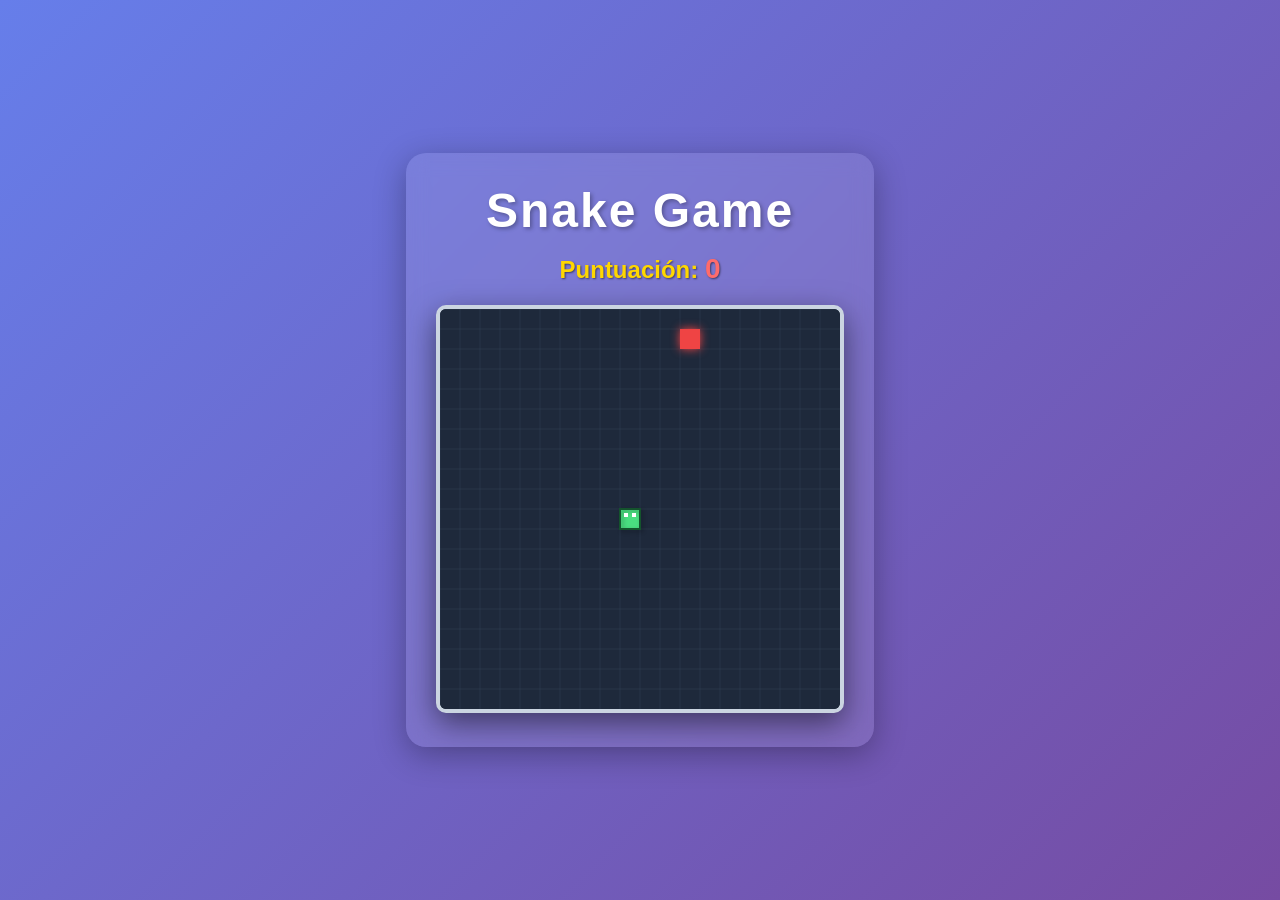
<file: index.html>
<!DOCTYPE html>
<html lang="es">
<head>
    <meta charset="UTF-8">
    <meta name="viewport" content="width=device-width, initial-scale=1.0">
    <title>Juego Snake</title>
    <link rel="stylesheet" href="style.css">
</head>
<body>
    <div class="game-container">
        <h1>Snake Game</h1>
        <div class="score-board">Puntuación: <span id="score">0</span></div>
        <canvas id="gameCanvas" width="400" height="400"></canvas>
    </div>
    <script src="script.js"></script>
</body>
</html>
</file>
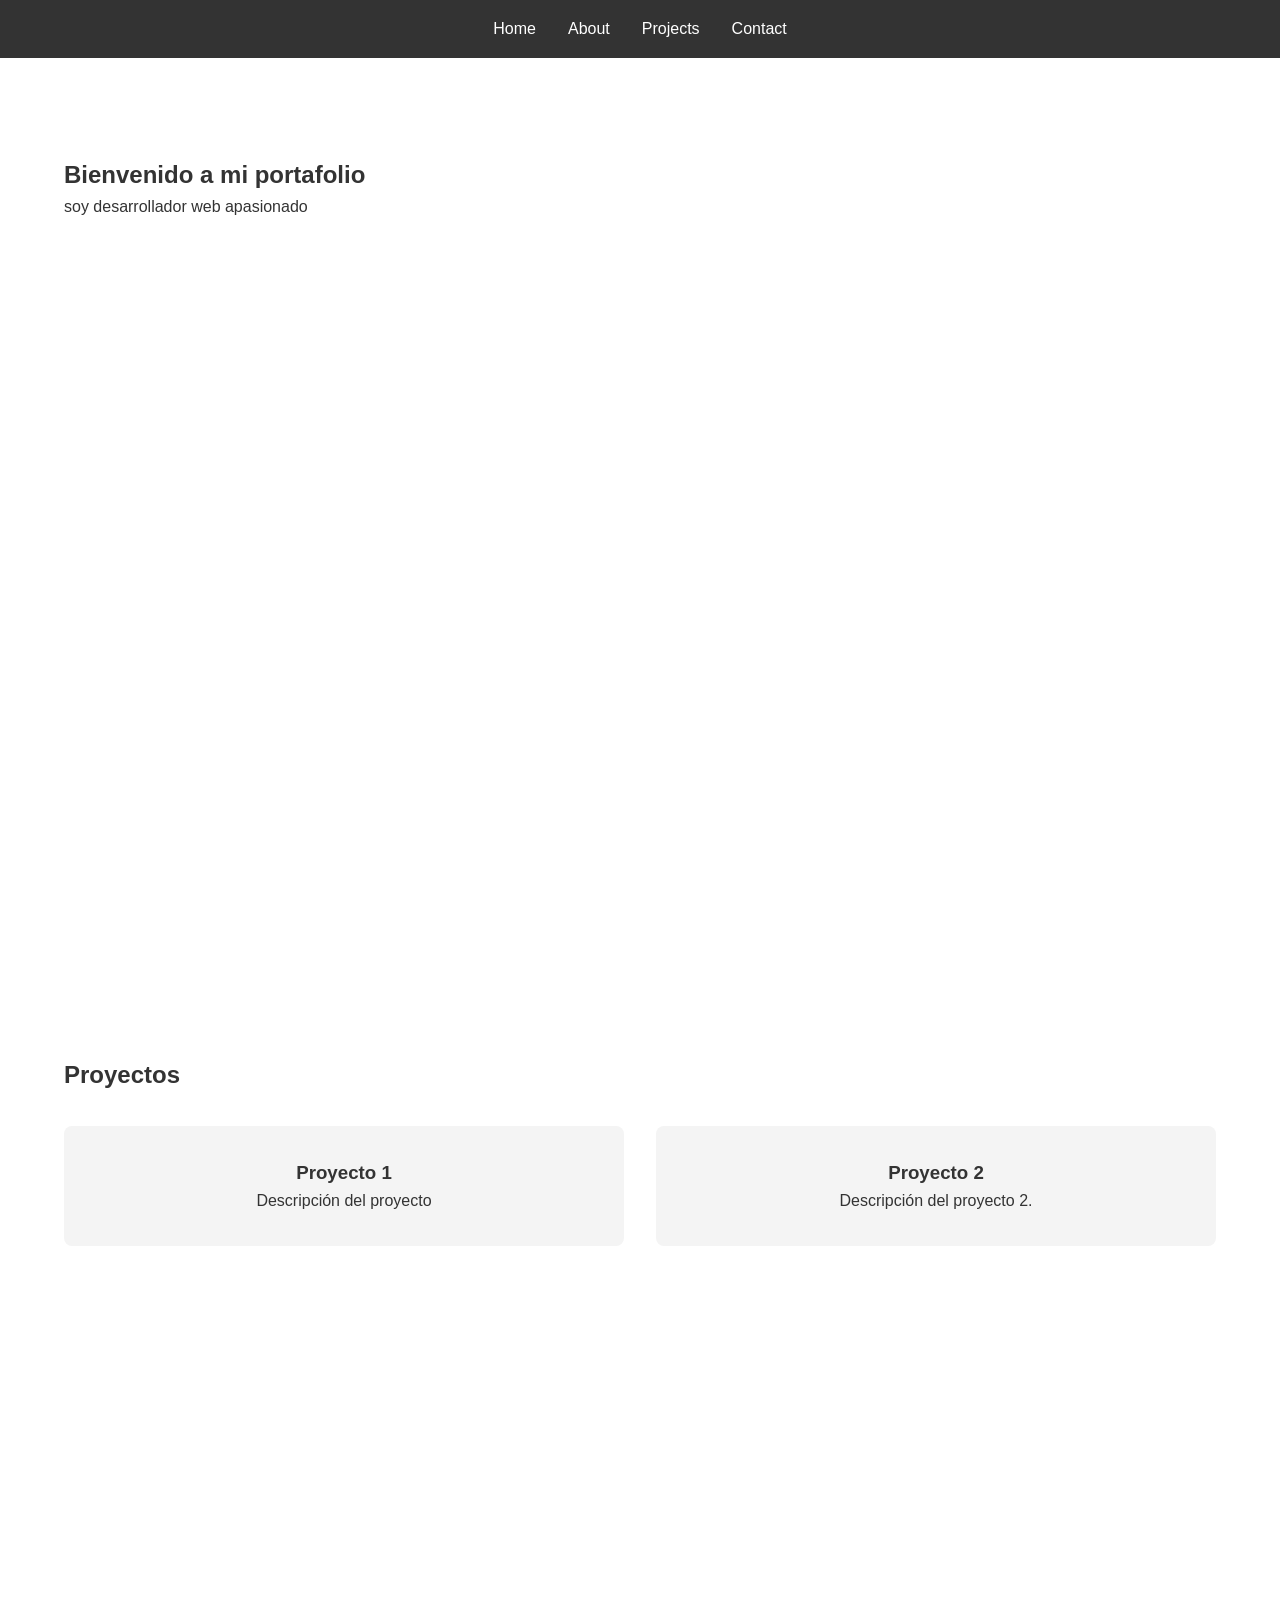
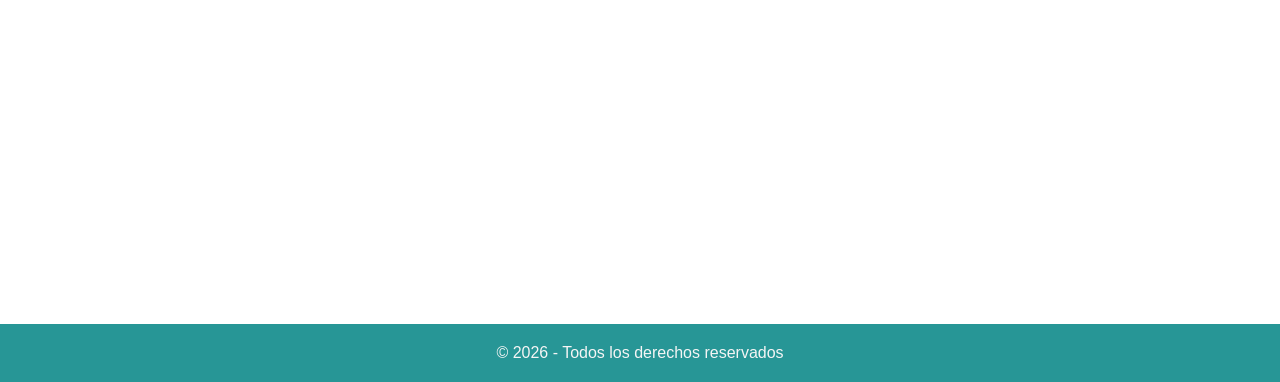
<file: practicar web 2/index.html>
<!DOCTYPE html>
<html lang="en">
<head>
    <meta charset="UTF-8">
    <meta name="viewport" content="width=device-width, initial-scale=1.0">
    <title>Mi Portafolio</title>
    <link rel="stylesheet" href="style.css">
</head>
<body>
    <header>
        <nav>
            <ul>
                <li><a href="#inicio">Home</a></li>
                <li><a href="#sobre-mi">About</a></li>
                <li><a href="#proyectos">Projects</a></li>
                <li><a href="#contacto">Contact</a></li>
            </ul>
        </nav>
    </header>

    <main>
        <section id="inicio">
            <h1>Bienvenido a mi portafolio</h1>
            <p>soy desarrollador web apasionado</p>
        </section>

        <section id="proyectos">
            <h2>Proyectos</h2>
            <div class="proyectos-grid">
                <div class="proyecto-card">
                    <h3>Proyecto 1</h3>
                    <p>Descripción del proyecto </p>
                </div>
                <div class="proyecto-card">
                    <h3>Proyecto 2</h3>
                    <p>Descripción del proyecto 2.</p>
                </div>
            </div>
        </section>
    </main>

    <footer>
    <p>&copy; 2026 - Todos los derechos reservados</p>
    </footer>
</body>
</html>
</file>
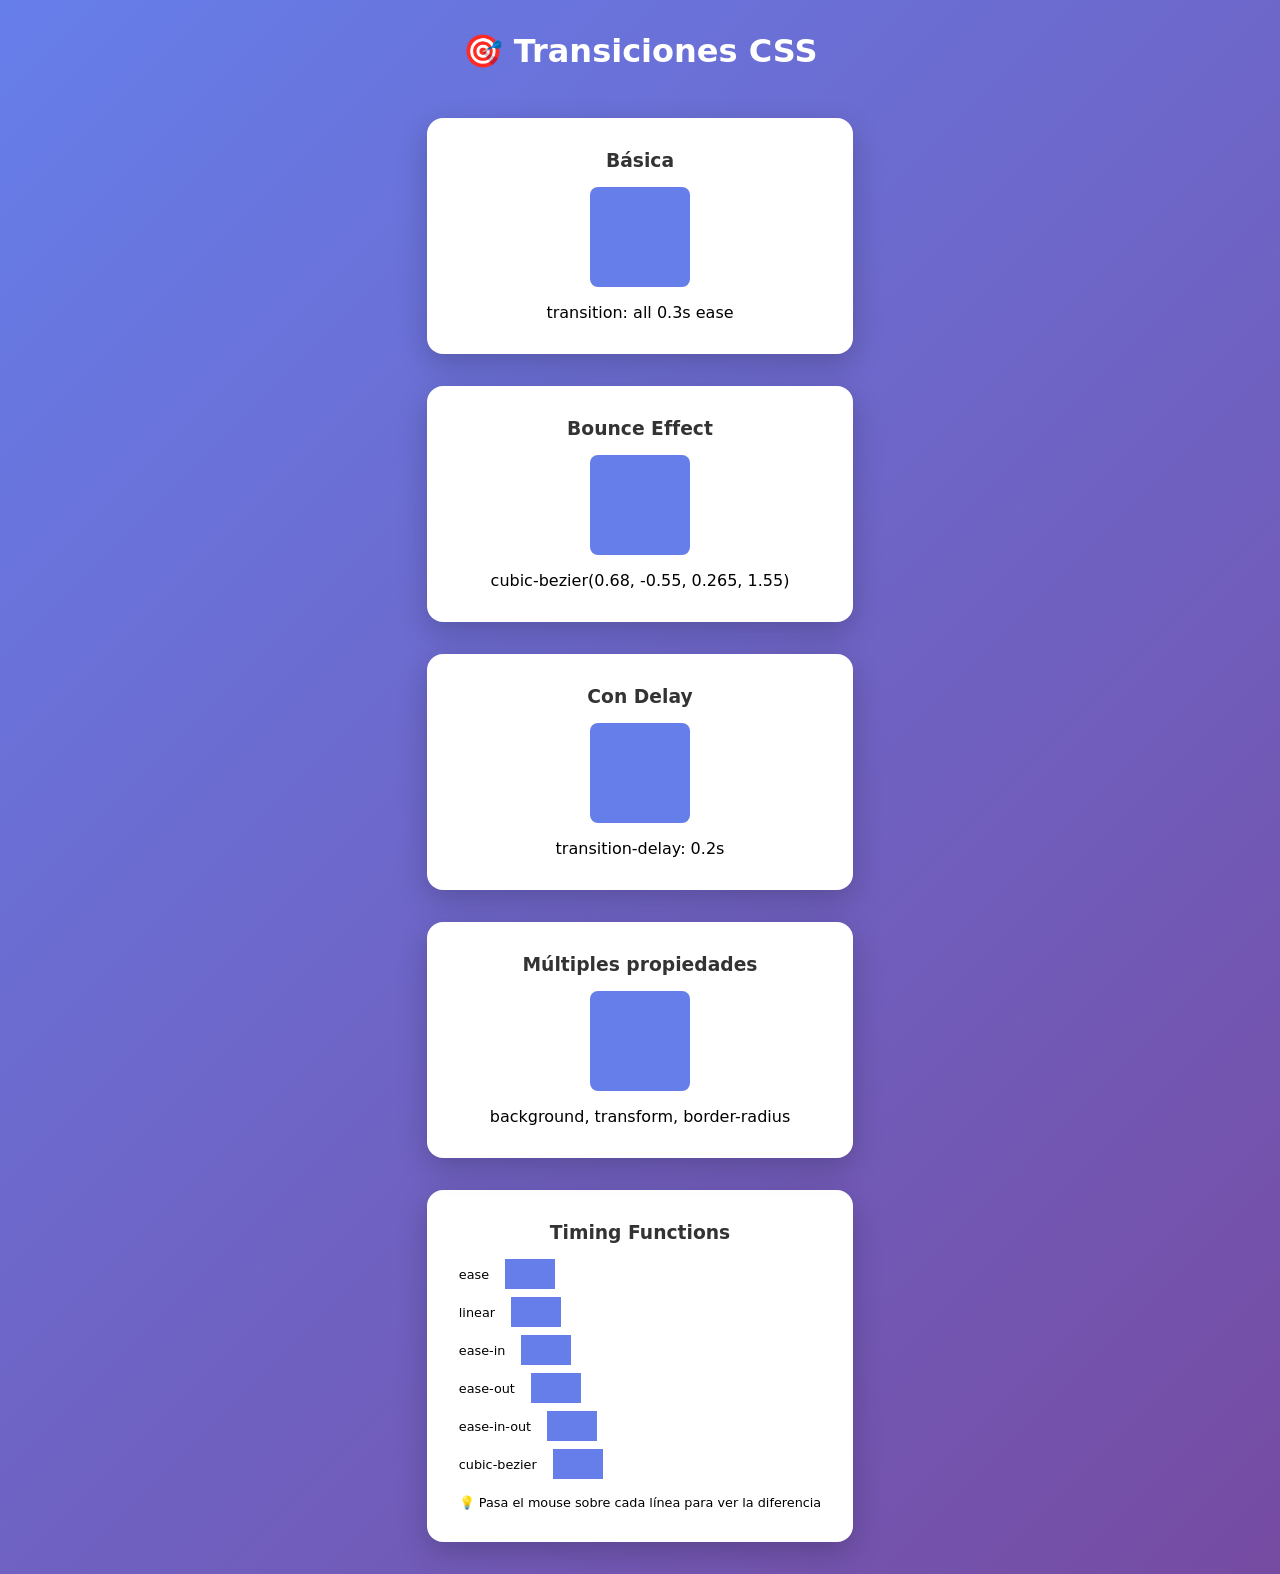
<file: practicar web 2/index_10.html>
<!DOCTYPE html>
<html lang="es">
<head>
    <meta charset="UTF-8">
    <meta name="viewport" content="width=device-width, initial-scale=1.0">
    <title>Transiciones CSS</title>
    <style>
        * {
            margin: 0;
            padding: 0;
            box-sizing: border-box;
        }

        body {
            font-family: system-ui, sans-serif;
            background: linear-gradient(135deg, #667eea 0%, #764ba2 100%);
            min-height: 100vh;
            display: flex;
            justify-content: center;
            align-items: center;
            padding: 2rem;
        }

        .container {
            max-width: 1200px;
            margin: 0 auto;
        }

        h1 {
            color: white;
            text-align: center;
            margin-bottom: 3rem;
        }

        .grid {
            display: grid;
            grid-template-columns: repeat(auto-fit, minmax(280px, 1fr));
            gap: 2rem;
        }

        /* Tarjetas de ejemplo */
        .card {
            background: white;
            padding: 2rem;
            border-radius: 16px;
            text-align: center;
            box-shadow: 0 10px 30px rgba(0,0,0,0.2);
        }

        .card h3 {
            margin-bottom: 1rem;
            color: #333;
        }

        .box {
            width: 100px;
            height: 100px;
            background: #667eea;
            margin: 1rem auto;
            border-radius: 8px;
        }

        /* ===== TRANSICIONES ===== */
        
        /* 1. Transición básica */
        .transition-1 .box {
            transition: all 0.3s ease;
        }
        
        .transition-1 .box:hover {
            background: #764ba2;
            transform: scale(1.1);
        }

        /* 2. Transición con diferentes timing functions */
        .transition-2 .box {
            transition: transform 0.5s cubic-bezier(0.68, -0.55, 0.265, 1.55);
        }
        
        .transition-2 .box:hover {
            transform: translateX(50px);
        }

        /* 3. Transición con delay */
        .transition-3 .box {
            transition: all 0.5s ease 0.2s;
        }
        
        .transition-3 .box:hover {
            background: #f093fb;
            border-radius: 50%;
            transform: rotate(180deg);
        }

        /* 4. Transición en múltiples propiedades */
        .transition-4 .box {
            transition: background 0.3s ease, transform 0.5s cubic-bezier(0.68, -0.55, 0.265, 1.55), border-radius 0.3s ease 0.2s;
        }
        
        .transition-4 .box:hover {
            background: #ff6b6b;
            transform: rotate(360deg) scale(1.2);
            border-radius: 50%;
        }

        /* Timing functions explicadas */
        .timing-demo {
            display: flex;
            flex-direction: column;
            gap: 0.5rem;
            margin-top: 1rem;
        }

        .timing-item {
            display: flex;
            align-items: center;
            gap: 1rem;
            font-size: 0.8rem;
        }

        .timing-box {
            width: 50px;
            height: 30px;
            background: #667eea;
            transition: transform 2s;
        }

        .timing-item:hover .timing-box {
            transform: translateX(150px);
        }

        .ease { transition-timing-function: ease; }
        .linear { transition-timing-function: linear; }
        .ease-in { transition-timing-function: ease-in; }
        .ease-out { transition-timing-function: ease-out; }
        .ease-in-out { transition-timing-function: ease-in-out; }
        .cubic { transition-timing-function: cubic-bezier(0.68, -0.55, 0.265, 1.55); }
    </style>
</head>
<body>
    <div class="container">
        <h1>🎯 Transiciones CSS</h1>
        <div class="grid">
            <div class="card transition-1">
                <h3>Básica</h3>
                <div class="box"></div>
                <p>transition: all 0.3s ease</p>
            </div>
            
            <div class="card transition-2">
                <h3>Bounce Effect</h3>
                <div class="box"></div>
                <p>cubic-bezier(0.68, -0.55, 0.265, 1.55)</p>
            </div>
            
            <div class="card transition-3">
                <h3>Con Delay</h3>
                <div class="box"></div>
                <p>transition-delay: 0.2s</p>
            </div>
            
            <div class="card transition-4">
                <h3>Múltiples propiedades</h3>
                <div class="box"></div>
                <p>background, transform, border-radius</p>
            </div>
        </div>

        <div class="card" style="margin-top: 2rem;">
            <h3>Timing Functions</h3>
            <div class="timing-demo">
                <div class="timing-item">
                    <span>ease</span>
                    <div class="timing-box ease"></div>
                </div>
                <div class="timing-item">
                    <span>linear</span>
                    <div class="timing-box linear"></div>
                </div>
                <div class="timing-item">
                    <span>ease-in</span>
                    <div class="timing-box ease-in"></div>
                </div>
                <div class="timing-item">
                    <span>ease-out</span>
                    <div class="timing-box ease-out"></div>
                </div>
                <div class="timing-item">
                    <span>ease-in-out</span>
                    <div class="timing-box ease-in-out"></div>
                </div>
                <div class="timing-item">
                    <span>cubic-bezier</span>
                    <div class="timing-box cubic"></div>
                </div>
            </div>
            <p style="margin-top: 1rem; font-size: 0.8rem;">💡 Pasa el mouse sobre cada línea para ver la diferencia</p>
        </div>
    </div>
</body>
</html>
</file>
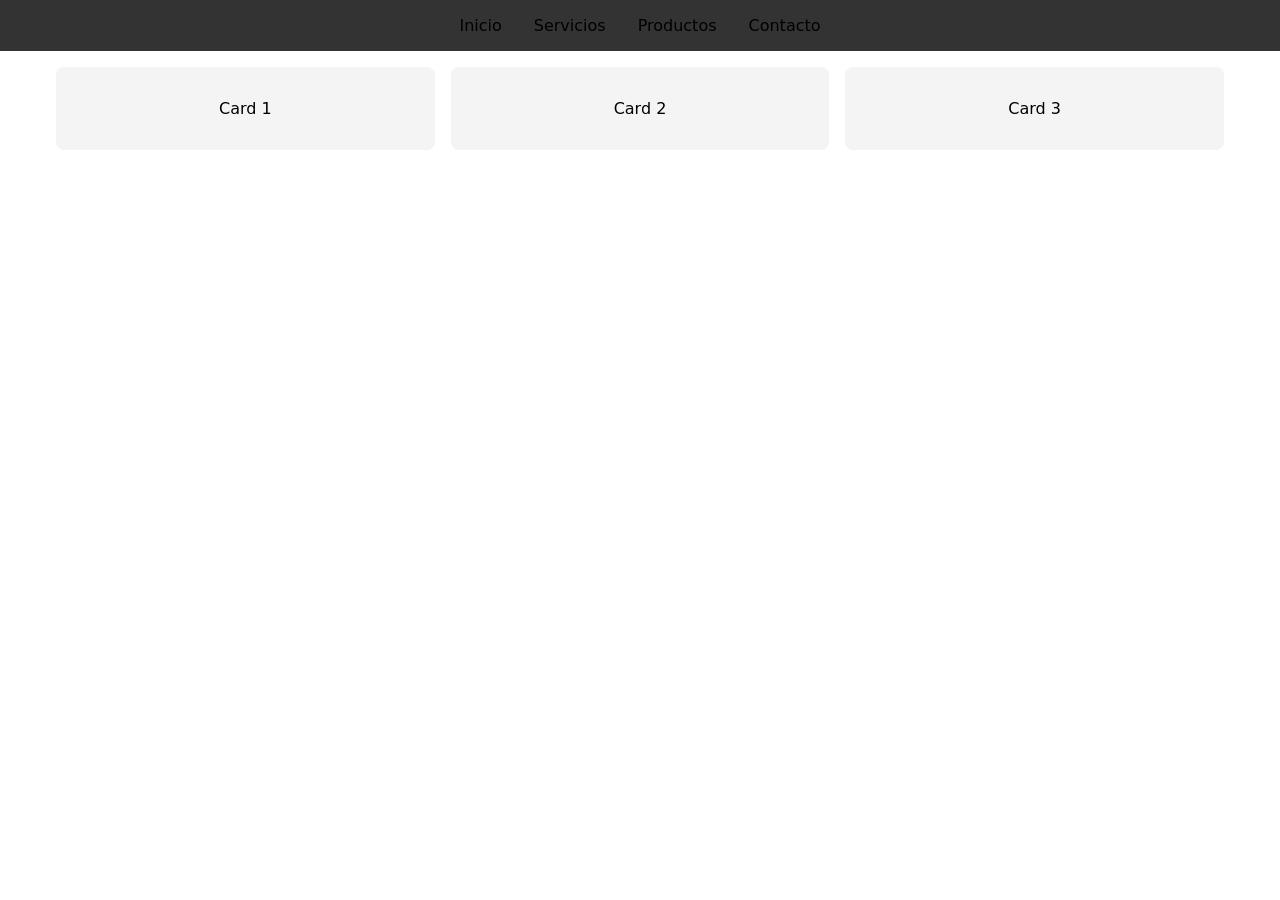
<file: practicar web 2/index_4.html>
<!DOCTYPE html>
<html lang="es">
<head>
    <meta name="viewport" content="width=device-width, initial-scale=1.0">
    <style>
        * {
            margin: 0;
            padding: 0;
            box-sizing: border-box;
        }
        
        body {
            font-family: system-ui, -apple-system, sans-serif;
        }
        
        /* Mobile First */
        .navbar {
            background: #333;
            padding: 1rem;
        }
        
        .menu {
            display: none;
            list-style: none;
        }
        
        .menu.active {
            display: flex;
            flex-direction: column;
            gap: 1rem;
            margin-top: 1rem;
        }
        
        .menu-btn {
            background: none;
            border: none;
            color: white;
            font-size: 1.5rem;
            cursor: pointer;
        }
        
        .grid {
            display: grid;
            grid-template-columns: 1fr;
            gap: 1rem;
            padding: 1rem;
        }
        
        .card {
            background: #f4f4f4;
            padding: 2rem;
            border-radius: 8px;
            text-align: center;
        }
        
        /* Tablet */
        @media (min-width: 768px) {
            .menu-btn {
                display: none;
            }
            
            .menu {
                display: flex !important;
                flex-direction: row;
                justify-content: center;
                gap: 2rem;
            }
            
            .grid {
                grid-template-columns: repeat(2, 1fr);
            }
        }
        
        /* Escritorio */
        @media (min-width: 1024px) {
            .grid {
                grid-template-columns: repeat(3, 1fr);
                max-width: 1200px;
                margin: 0 auto;
            }
        }
    </style>
</head>
<body>
    <nav class="navbar">
        <button class="menu-btn" onclick="toggleMenu()">☰</button>
        <ul class="menu" id="menu">
            <li>Inicio</li>
            <li>Servicios</li>
            <li>Productos</li>
            <li>Contacto</li>
        </ul>
    </nav>
    
    <div class="grid">
        <div class="card">Card 1</div>
        <div class="card">Card 2</div>
        <div class="card">Card 3</div>
    </div>
    
    <script>
        function toggleMenu() {
            document.getElementById('menu').classList.toggle('active');
        }
    </script>
</body>
</html>
</file>
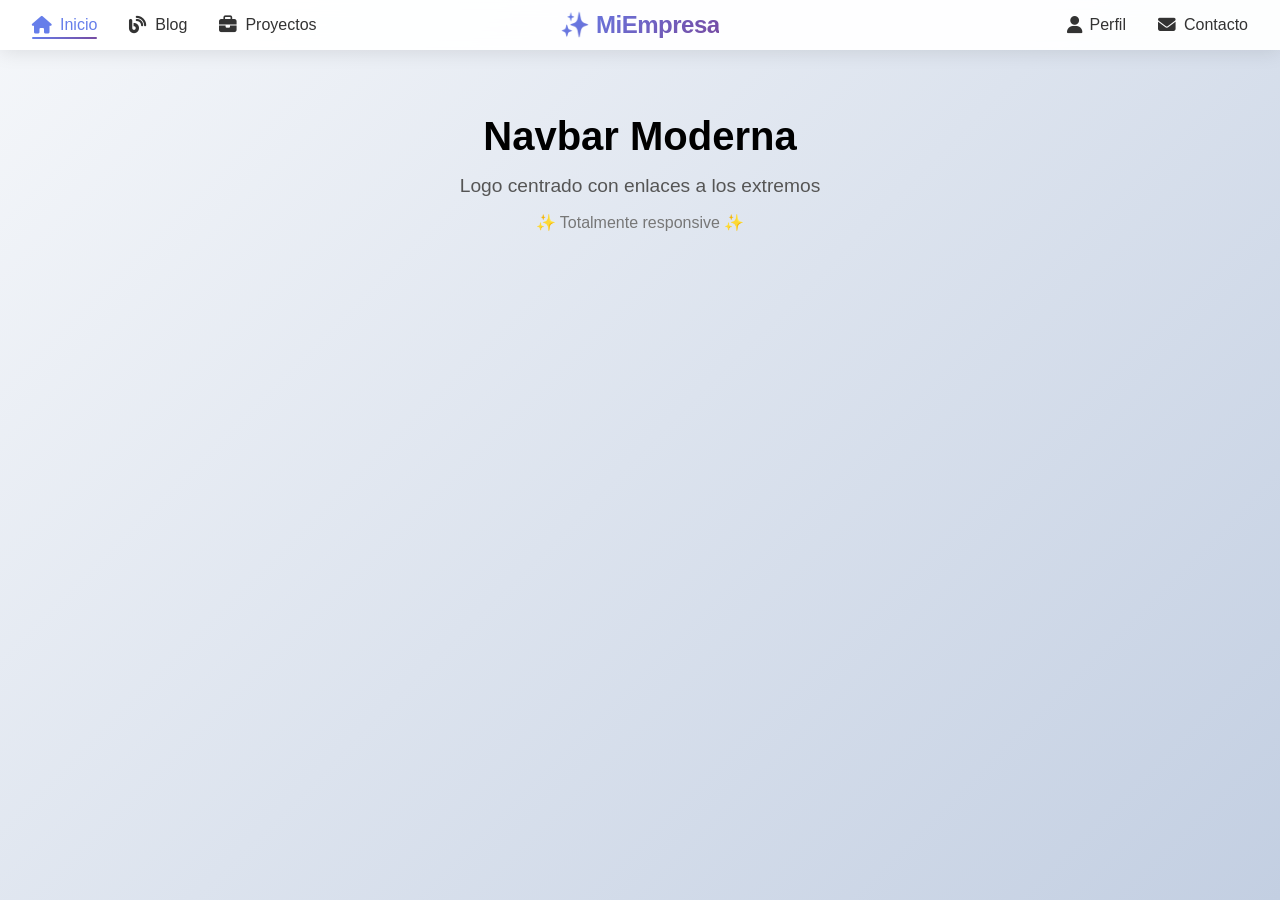
<file: practicar web 2/index_7.html>
<!DOCTYPE html>
<html lang="es">
<head>
    <meta charset="UTF-8">
    <meta name="viewport" content="width=device-width, initial-scale=1.0">
    <title>Navbar Moderna</title>
    <!-- Font Awesome para íconos -->
    <link rel="stylesheet" href="https://cdnjs.cloudflare.com/ajax/libs/font-awesome/6.4.0/css/all.min.css">
    <style>
        * {
            margin: 0;
            padding: 0;
            box-sizing: border-box;
        }

        body {
            font-family: 'Poppins', sans-serif;
            background: linear-gradient(135deg, #f5f7fa 0%, #c3cfe2 100%);
            min-height: 100vh;
        }

        .navbar {
            background: rgba(255, 255, 255, 0.95);
            backdrop-filter: blur(10px);
            padding: 1rem 2rem;
            box-shadow: 0 2px 20px rgba(0,0,0,0.1);
            position: sticky;
            top: 0;
            z-index: 1000;
        }

        .nav-container {
            display: flex;
            justify-content: space-between;
            align-items: center;
            max-width: 1400px;
            margin: 0 auto;
            position: relative;
        }

        /* Grupo izquierdo */
        .nav-left {
            display: flex;
            gap: 2rem;
            flex: 1;
        }

        /* Logo centrado */
        .logo-wrapper {
            position: absolute;
            left: 50%;
            transform: translateX(-50%);
        }

        .logo {
            font-size: 1.5rem;
            font-weight: 700;
            background: linear-gradient(135deg, #667eea 0%, #764ba2 100%);
            -webkit-background-clip: text;
            background-clip: text;
            color: transparent;
            text-decoration: none;
            letter-spacing: -0.5px;
        }

        /* Grupo derecho */
        .nav-right {
            display: flex;
            gap: 2rem;
            flex: 1;
            justify-content: flex-end;
        }

        .nav-link {
            color: #333;
            text-decoration: none;
            font-weight: 500;
            transition: all 0.3s ease;
            display: flex;
            align-items: center;
            gap: 0.5rem;
            position: relative;
        }

        .nav-link i {
            font-size: 1.1rem;
        }

        .nav-link:hover {
            color: #667eea;
            transform: translateY(-2px);
        }

        /* Indicador activo */
        .nav-link.active {
            color: #667eea;
        }

        .nav-link.active::after {
            content: '';
            position: absolute;
            bottom: -5px;
            left: 0;
            width: 100%;
            height: 2px;
            background: linear-gradient(90deg, #667eea, #764ba2);
            border-radius: 2px;
        }

        /* Botón hamburguesa para móvil */
        .menu-toggle {
            display: none;
            background: none;
            border: none;
            font-size: 1.5rem;
            cursor: pointer;
            color: #333;
        }

        /* Responsive */
        @media (max-width: 768px) {
            .menu-toggle {
                display: block;
            }

            .nav-left, .nav-right {
                display: none;
            }

            .nav-left.active, .nav-right.active {
                display: flex;
                flex-direction: column;
                position: absolute;
                top: 100%;
                left: 0;
                right: 0;
                background: white;
                padding: 1rem;
                box-shadow: 0 4px 6px rgba(0,0,0,0.1);
                gap: 1rem;
                z-index: 1000;
            }

            .nav-left.active {
                top: 70px;
            }

            .nav-right.active {
                top: 70px;
                background: white;
            }

            .logo-wrapper {
                position: static;
                transform: none;
                flex: 1;
                text-align: center;
            }

            .nav-container {
                justify-content: space-between;
            }
        }
    </style>
</head>
<body>
    <nav class="navbar">
        <div class="nav-container">
            <button class="menu-toggle" id="menuToggle">
                <i class="fas fa-bars"></i>
            </button>

            <!-- Enlaces izquierda -->
            <div class="nav-left" id="navLeft">
                <a href="#" class="nav-link active">
                    <i class="fas fa-home"></i> Inicio
                </a>
                <a href="#" class="nav-link">
                    <i class="fas fa-blog"></i> Blog
                </a>
                <a href="#" class="nav-link">
                    <i class="fas fa-briefcase"></i> Proyectos
                </a>
            </div>

            <!-- Logo centrado -->
            <div class="logo-wrapper">
                <a href="#" class="logo">✨ MiEmpresa</a>
            </div>

            <!-- Enlaces derecha -->
            <div class="nav-right" id="navRight">
                <a href="#" class="nav-link">
                    <i class="fas fa-user"></i> Perfil
                </a>
                <a href="#" class="nav-link">
                    <i class="fas fa-envelope"></i> Contacto
                </a>
            </div>
        </div>
    </nav>

    <div style="padding: 4rem 2rem; text-align: center;">
        <h1 style="font-size: 2.5rem; margin-bottom: 1rem;">Navbar Moderna</h1>
        <p style="font-size: 1.2rem; color: #555;">Logo centrado con enlaces a los extremos</p>
        <p style="margin-top: 1rem; color: #777;">✨ Totalmente responsive ✨</p>
    </div>

    <script>
        const menuToggle = document.getElementById('menuToggle');
        const navLeft = document.getElementById('navLeft');
        const navRight = document.getElementById('navRight');

        menuToggle.addEventListener('click', () => {
            navLeft.classList.toggle('active');
            navRight.classList.toggle('active');
        });
    </script>
</body>
</html>
</file>
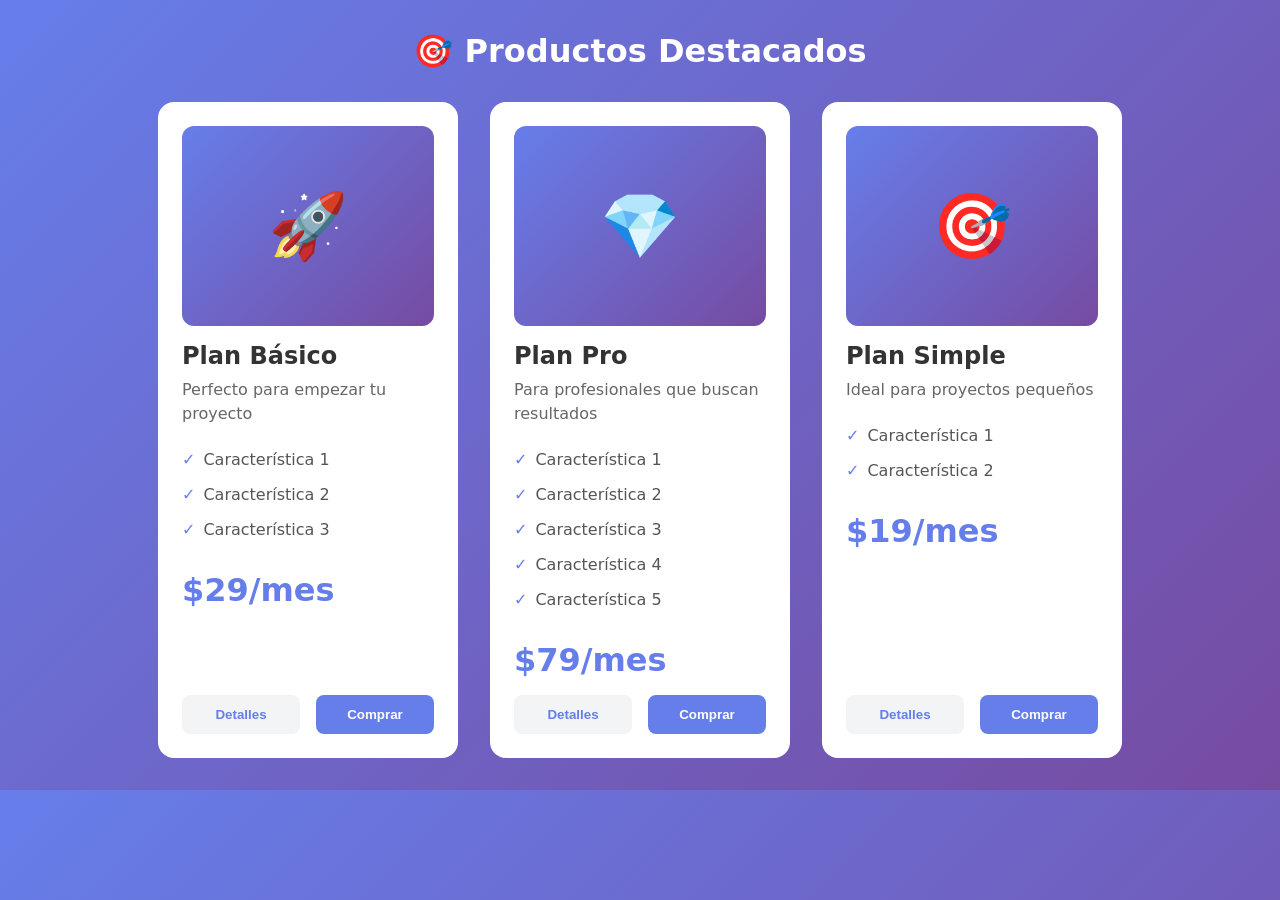
<file: practicar web 2/index_8.html>
<!DOCTYPE html>
<html lang="es">
<head>
    <meta charset="UTF-8">
    <meta name="viewport" content="width=device-width, initial-scale=1.0">
    <title>Flexbox - Alineación Avanzada</title>
    <style>
        * {
            margin: 0;
            padding: 0;
            box-sizing: border-box;
        }

        body {
            font-family: system-ui, -apple-system, sans-serif;
            background: linear-gradient(135deg, #667eea 0%, #764ba2 100%);
            padding: 2rem;
        }

        .container {
            max-width: 1200px;
            margin: 0 auto;
        }

        h1 {
            color: white;
            text-align: center;
            margin-bottom: 2rem;
        }

        /* Grid de tarjetas */
        .cards-grid {
            display: flex;
            flex-wrap: wrap;
            gap: 2rem;
            justify-content: center;
        }

        /* Tarjeta individual con Flexbox interno */
        .card {
            background: white;
            border-radius: 16px;
            padding: 1.5rem;
            width: 300px;
            
            /* Flexbox interno */
            display: flex;
            flex-direction: column;
            
            /* Animación */
            transition: transform 0.3s ease, box-shadow 0.3s ease;
        }

        .card:hover {
            transform: translateY(-8px);
            box-shadow: 0 20px 30px -10px rgba(0,0,0,0.2);
        }

        /* Imagen del producto */
        .card-image {
            width: 100%;
            height: 200px;
            background: linear-gradient(135deg, #667eea 0%, #764ba2 100%);
            border-radius: 12px;
            display: flex;
            align-items: center;
            justify-content: center;
            margin-bottom: 1rem;
        }

        .card-image span {
            font-size: 4rem;
        }

        /* Título */
        .card-title {
            font-size: 1.5rem;
            margin-bottom: 0.5rem;
            color: #333;
        }

        /* Descripción */
        .card-description {
            color: #666;
            line-height: 1.5;
            margin-bottom: 1rem;
        }

        /* Características */
        .card-features {
            list-style: none;
            margin-bottom: 1.5rem;
        }

        .card-features li {
            padding: 0.5rem 0;
            color: #555;
            display: flex;
            align-items: center;
            gap: 0.5rem;
        }

        .card-features li::before {
            content: "✓";
            color: #667eea;
            font-weight: bold;
        }

        /* Precio */
        .price {
            font-size: 2rem;
            font-weight: bold;
            color: #667eea;
            margin-bottom: 1rem;
        }

        /* Grupo de botones - Aquí viene la magia de Flexbox */
        .card-actions {
            display: flex;
            gap: 1rem;
            margin-top: auto; /* ¡Esto empuja los botones hacia abajo! */
        }

        .btn {
            flex: 1;
            padding: 0.75rem;
            border: none;
            border-radius: 8px;
            font-weight: 600;
            cursor: pointer;
            transition: all 0.3s ease;
        }

        .btn-primary {
            background: #667eea;
            color: white;
        }

        .btn-primary:hover {
            background: #5a67d8;
            transform: scale(1.02);
        }

        .btn-secondary {
            background: #f3f4f6;
            color: #667eea;
        }

        .btn-secondary:hover {
            background: #e5e7eb;
        }
    </style>
</head>
<body>
    <div class="container">
        <h1>🎯 Productos Destacados</h1>
        
        <div class="cards-grid">
            <!-- Tarjeta 1 -->
            <div class="card">
                <div class="card-image">
                    <span>🚀</span>
                </div>
                <h3 class="card-title">Plan Básico</h3>
                <p class="card-description">Perfecto para empezar tu proyecto</p>
                <ul class="card-features">
                    <li>Característica 1</li>
                    <li>Característica 2</li>
                    <li>Característica 3</li>
                </ul>
                <div class="price">$29/mes</div>
                <div class="card-actions">
                    <button class="btn btn-secondary">Detalles</button>
                    <button class="btn btn-primary">Comprar</button>
                </div>
            </div>

            <!-- Tarjeta 2 con más contenido -->
            <div class="card">
                <div class="card-image">
                    <span>💎</span>
                </div>
                <h3 class="card-title">Plan Pro</h3>
                <p class="card-description">Para profesionales que buscan resultados</p>
                <ul class="card-features">
                    <li>Característica 1</li>
                    <li>Característica 2</li>
                    <li>Característica 3</li>
                    <li>Característica 4</li>
                    <li>Característica 5</li>
                </ul>
                <div class="price">$79/mes</div>
                <div class="card-actions">
                    <button class="btn btn-secondary">Detalles</button>
                    <button class="btn btn-primary">Comprar</button>
                </div>
            </div>

            <!-- Tarjeta 3 con poco contenido -->
            <div class="card">
                <div class="card-image">
                    <span>🎯</span>
                </div>
                <h3 class="card-title">Plan Simple</h3>
                <p class="card-description">Ideal para proyectos pequeños</p>
                <ul class="card-features">
                    <li>Característica 1</li>
                    <li>Característica 2</li>
                </ul>
                <div class="price">$19/mes</div>
                <div class="card-actions">
                    <button class="btn btn-secondary">Detalles</button>
                    <button class="btn btn-primary">Comprar</button>
                </div>
            </div>
        </div>
    </div>
</body>
</html>
</file>
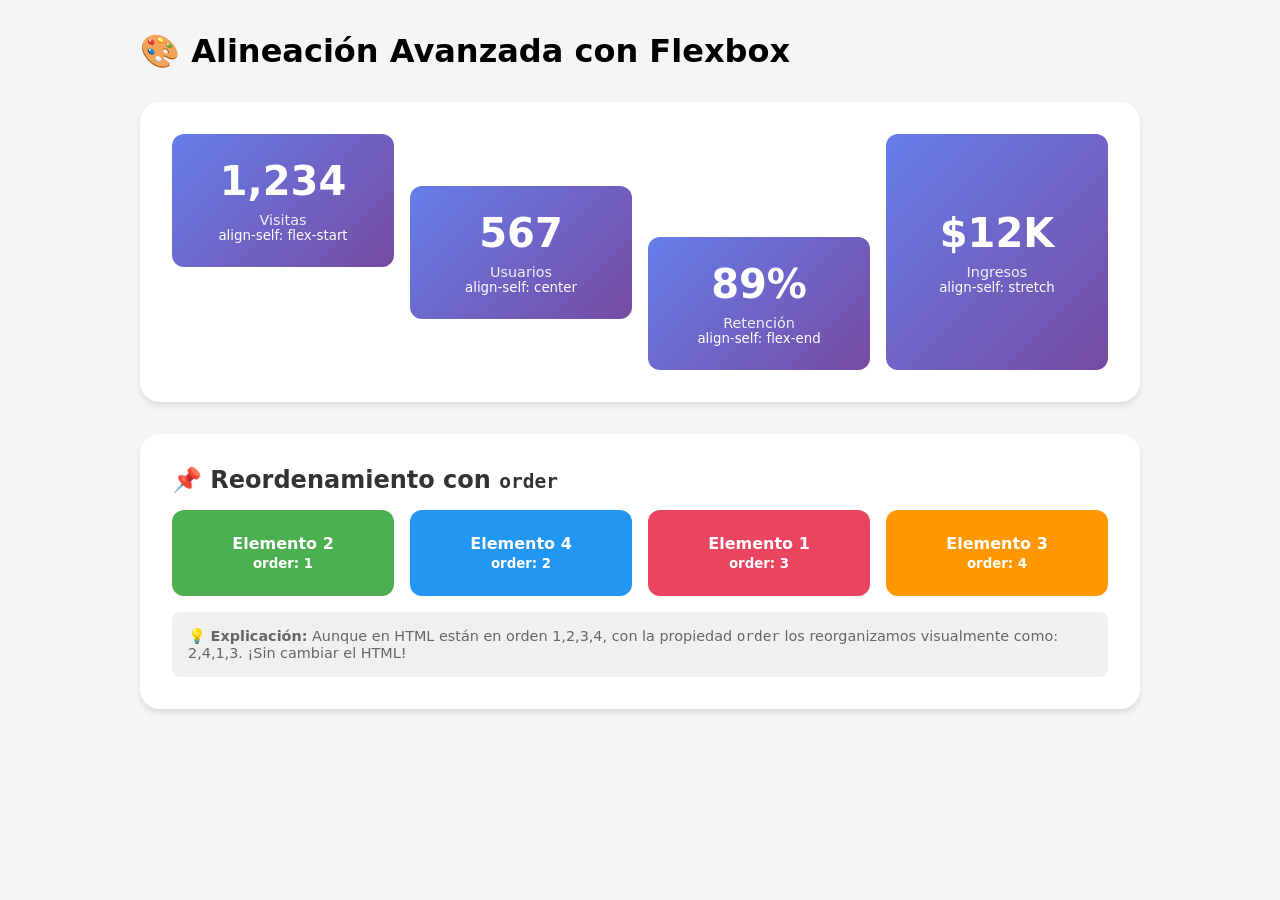
<file: practicar web 2/index_9.html>
<!DOCTYPE html>
<html lang="es">
<head>
    <meta charset="UTF-8">
    <meta name="viewport" content="width=device-width, initial-scale=1.0">
    <title>Flexbox - Align-self y Order</title>
    <style>
        * {
            margin: 0;
            padding: 0;
            box-sizing: border-box;
        }

        body {
            font-family: system-ui, sans-serif;
            background: #f5f5f5;
            padding: 2rem;
        }

        .dashboard {
            max-width: 1000px;
            margin: 0 auto;
        }

        /* Contenedor flex con altura definida */
        .stats-container {
            background: white;
            border-radius: 20px;
            padding: 2rem;
            margin-bottom: 2rem;
            box-shadow: 0 4px 6px rgba(0,0,0,0.1);
            
            /* Flexbox con altura fija */
            display: flex;
            height: 300px;
            gap: 1rem;
        }

        /* Cards de estadísticas */
        .stat-card {
            background: linear-gradient(135deg, #667eea 0%, #764ba2 100%);
            color: white;
            padding: 1.5rem;
            border-radius: 12px;
            flex: 1;
            
            /* Flex interno para centrar contenido */
            display: flex;
            flex-direction: column;
            align-items: center;
            justify-content: center;
            transition: all 0.3s ease;
        }

        /* Diferentes alineaciones con align-self */
        .stat-card:nth-child(1) {
            align-self: flex-start;
        }

        .stat-card:nth-child(2) {
            align-self: center;
        }

        .stat-card:nth-child(3) {
            align-self: flex-end;
        }

        .stat-card:nth-child(4) {
            align-self: stretch;
            display: flex;
            align-items: center;
            justify-content: center;
        }

        .stat-number {
            font-size: 2.5rem;
            font-weight: bold;
        }

        .stat-label {
            font-size: 0.9rem;
            opacity: 0.9;
            margin-top: 0.5rem;
        }

        /* Ejemplo con Order */
        .order-example {
            background: white;
            border-radius: 20px;
            padding: 2rem;
            box-shadow: 0 4px 6px rgba(0,0,0,0.1);
        }

        .order-example h2 {
            margin-bottom: 1rem;
            color: #333;
        }

        .flex-order {
            display: flex;
            gap: 1rem;
            flex-wrap: wrap;
        }

        .order-item {
            background: #667eea;
            color: white;
            padding: 1.5rem;
            border-radius: 12px;
            flex: 1;
            text-align: center;
            font-weight: bold;
            transition: all 0.3s ease;
        }

        /* Reordenando elementos con order */
        .order-item:nth-child(1) { order: 3; background: #e94560; }
        .order-item:nth-child(2) { order: 1; background: #4caf50; }
        .order-item:nth-child(3) { order: 4; background: #ff9800; }
        .order-item:nth-child(4) { order: 2; background: #2196f3; }

        /* Explicación visual */
        .explanation {
            margin-top: 1rem;
            padding: 1rem;
            background: #f0f0f0;
            border-radius: 8px;
            font-size: 0.9rem;
            color: #666;
        }
    </style>
</head>
<body>
    <div class="dashboard">
        <h1 style="margin-bottom: 2rem;">🎨 Alineación Avanzada con Flexbox</h1>
        
        <!-- Ejemplo de align-self -->
        <div class="stats-container">
            <div class="stat-card">
                <div class="stat-number">1,234</div>
                <div class="stat-label">Visitas</div>
                <small>align-self: flex-start</small>
            </div>
            <div class="stat-card">
                <div class="stat-number">567</div>
                <div class="stat-label">Usuarios</div>
                <small>align-self: center</small>
            </div>
            <div class="stat-card">
                <div class="stat-number">89%</div>
                <div class="stat-label">Retención</div>
                <small>align-self: flex-end</small>
            </div>
            <div class="stat-card">
                <div class="stat-number">$12K</div>
                <div class="stat-label">Ingresos</div>
                <small>align-self: stretch</small>
            </div>
        </div>

        <!-- Ejemplo de order -->
        <div class="order-example">
            <h2>📌 Reordenamiento con <code>order</code></h2>
            <div class="flex-order">
                <div class="order-item">Elemento 1<br><small>order: 3</small></div>
                <div class="order-item">Elemento 2<br><small>order: 1</small></div>
                <div class="order-item">Elemento 3<br><small>order: 4</small></div>
                <div class="order-item">Elemento 4<br><small>order: 2</small></div>
            </div>
            <div class="explanation">
                💡 <strong>Explicación:</strong> Aunque en HTML están en orden 1,2,3,4, con la propiedad <code>order</code> 
                los reorganizamos visualmente como: 2,4,1,3. ¡Sin cambiar el HTML!
            </div>
        </div>
    </div>
</body>
</html>
</file>
<file: style.css>
/* ========================================
   MODERN CSS DESIGN - SNAKE GAME
   ======================================== */

/* Reset and base styles */
* {
    margin: 0;
    padding: 0;
    box-sizing: border-box;
}

body {
    display: flex;
    justify-content: center;
    align-items: center;
    min-height: 100vh;
    background: linear-gradient(135deg, #667eea 0%, #764ba2 100%);
    font-family: 'Segoe UI', Tahoma, Geneva, Verdana, sans-serif;
    color: white;
    overflow: hidden;
}

/* Game container */
.game-container {
    text-align: center;
    padding: 30px;
    background: rgba(255, 255, 255, 0.1);
    border-radius: 20px;
    backdrop-filter: blur(10px);
    box-shadow: 0 8px 32px rgba(0, 0, 0, 0.3);
    animation: fadeIn 0.8s ease-out;
}

/* Fade in animation */
@keyframes fadeIn {
    from {
        opacity: 0;
        transform: translateY(-30px);
    }
    to {
        opacity: 1;
        transform: translateY(0);
    }
}

/* Title */
h1 {
    margin-bottom: 15px;
    font-size: 3em;
    color: #fff;
    text-shadow: 2px 2px 4px rgba(0, 0, 0, 0.3);
    letter-spacing: 2px;
}

/* Score board */
.score-board {
    font-size: 24px;
    margin-bottom: 20px;
    font-weight: bold;
    color: #ffd700;
    text-shadow: 1px 1px 2px rgba(0, 0, 0, 0.5);
}

.score-board span {
    font-size: 28px;
    color: #ff6b6b;
}

/* Canvas */
canvas {
    background-color: #1e293b;
    border: 4px solid #cbd5e1;
    border-radius: 10px;
    box-shadow: 
        0 10px 30px rgba(0, 0, 0, 0.5),
        inset 0 0 20px rgba(0, 0, 0, 0.3);
    transition: all 0.3s ease;
}

canvas:hover {
    box-shadow: 
        0 15px 40px rgba(0, 0, 0, 0.6),
        inset 0 0 30px rgba(0, 0, 0, 0.4);
}

/* Responsive design */
@media (max-width: 500px) {
    .game-container {
        padding: 20px;
    }

    h1 {
        font-size: 2em;
    }

    .score-board {
        font-size: 20px;
    }

    canvas {
        width: 90vw;
        height: 90vw;
    }
}
</file>
<file: practicar web 2/style.css>
* {
    margin: 0;
    padding: 0;
    box-sizing: border-box;
}

body {
    font-family: 'Arial', sans-serif;
    line-height: 1.6;
    color: #333;
}

header {
    background: #333;
    color:#fff;
    padding: 1rem;
    position: fixed;
    width: 100%;
    top: 0;
}

nav ul {
    display: flex;
    justify-content: center;
    list-style: none;
    gap: 2rem;
}

nav a {
    color: #fff;
    text-decoration: none;
}

main {
    margin-top: 60px;
    padding: 2rem;
}

section {
    padding: 4rem 2rem;
    min-height: 100vh;
}

.proyectos-grid {
    display: grid;
    grid-template-columns: repeat(auto-fit, minmax(300px, 1fr));
    gap: 2rem;
    margin-top: 2rem;
}

.proyecto-card {
    background: #f4f4f4;
    padding: 2rem;
    border-radius: 8px;
    text-align: center;
    transition: transform 0.3s;
}

.proyectos-card:hover {
    transform:translateY(-5px);
}

footer {
    background: #279696;
    color:#f5f5f5;
    text-align: center;
    padding: 1rem;
}
</file>
